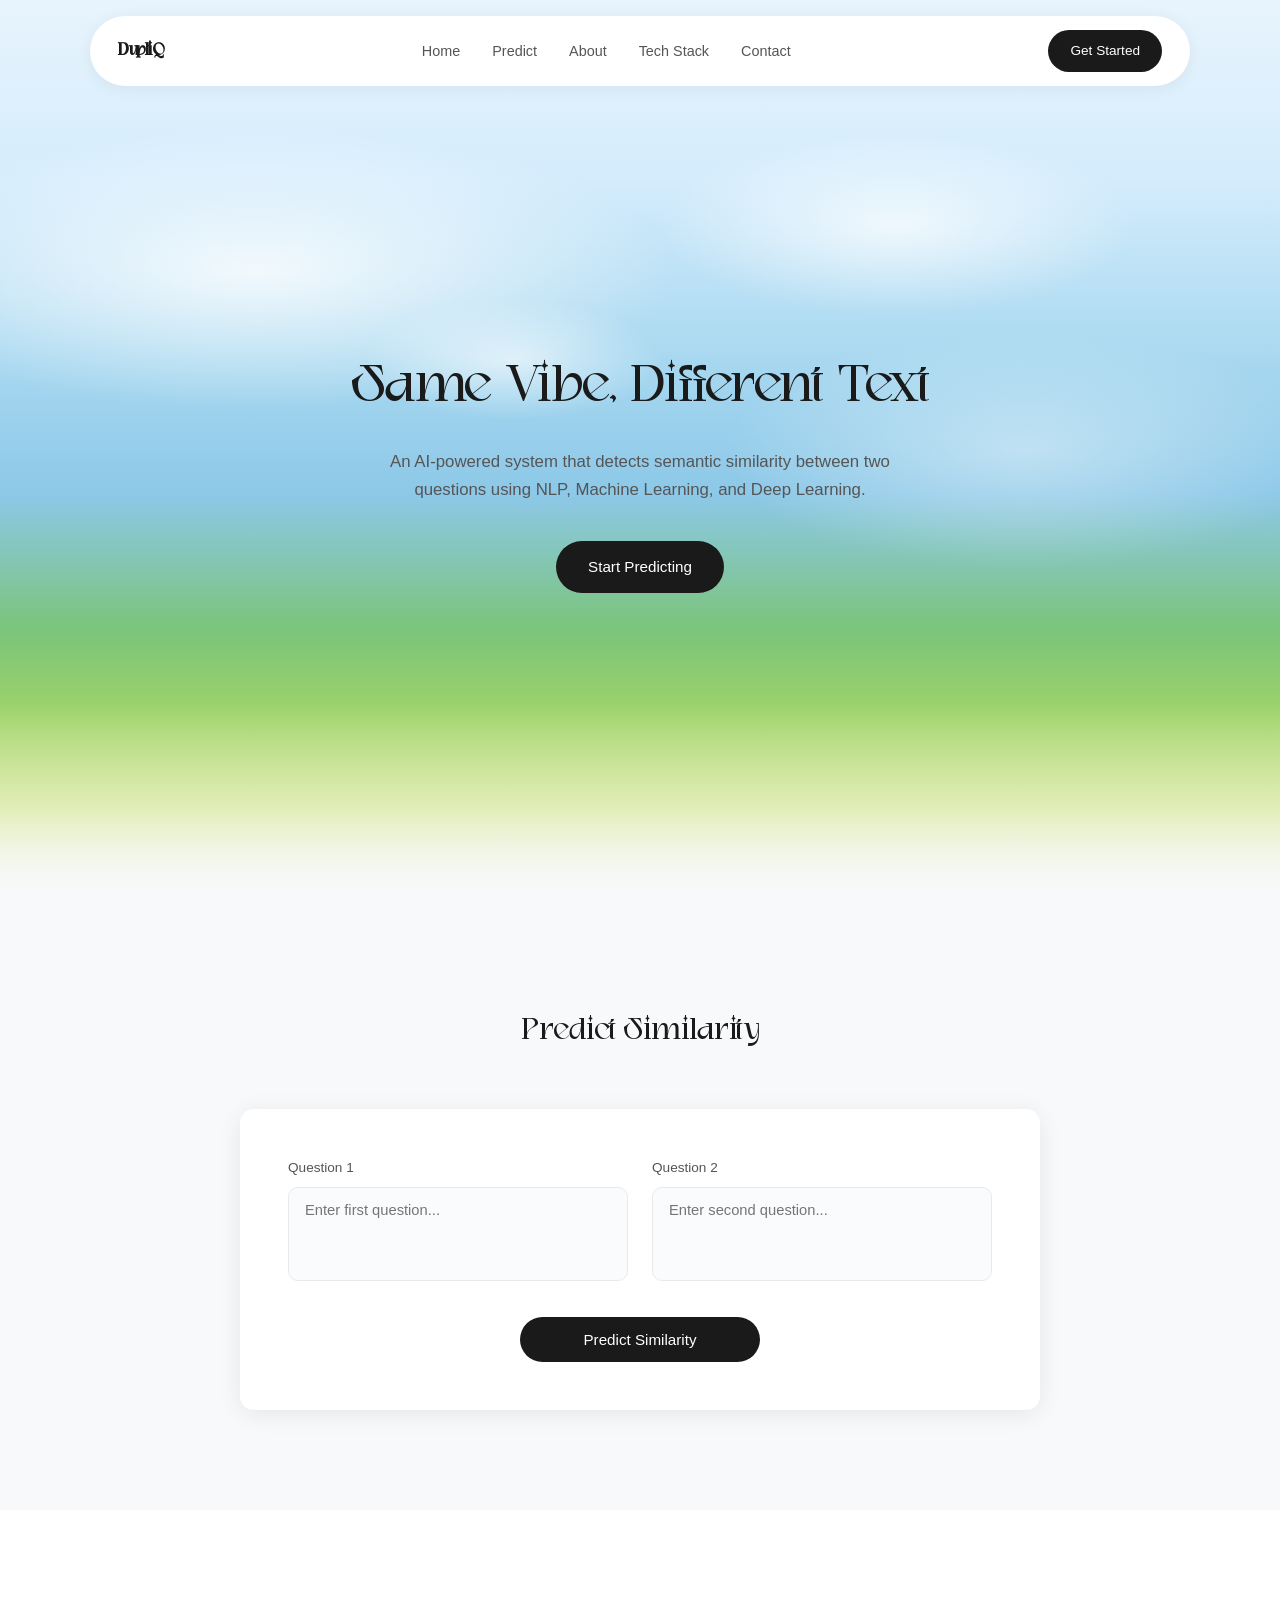
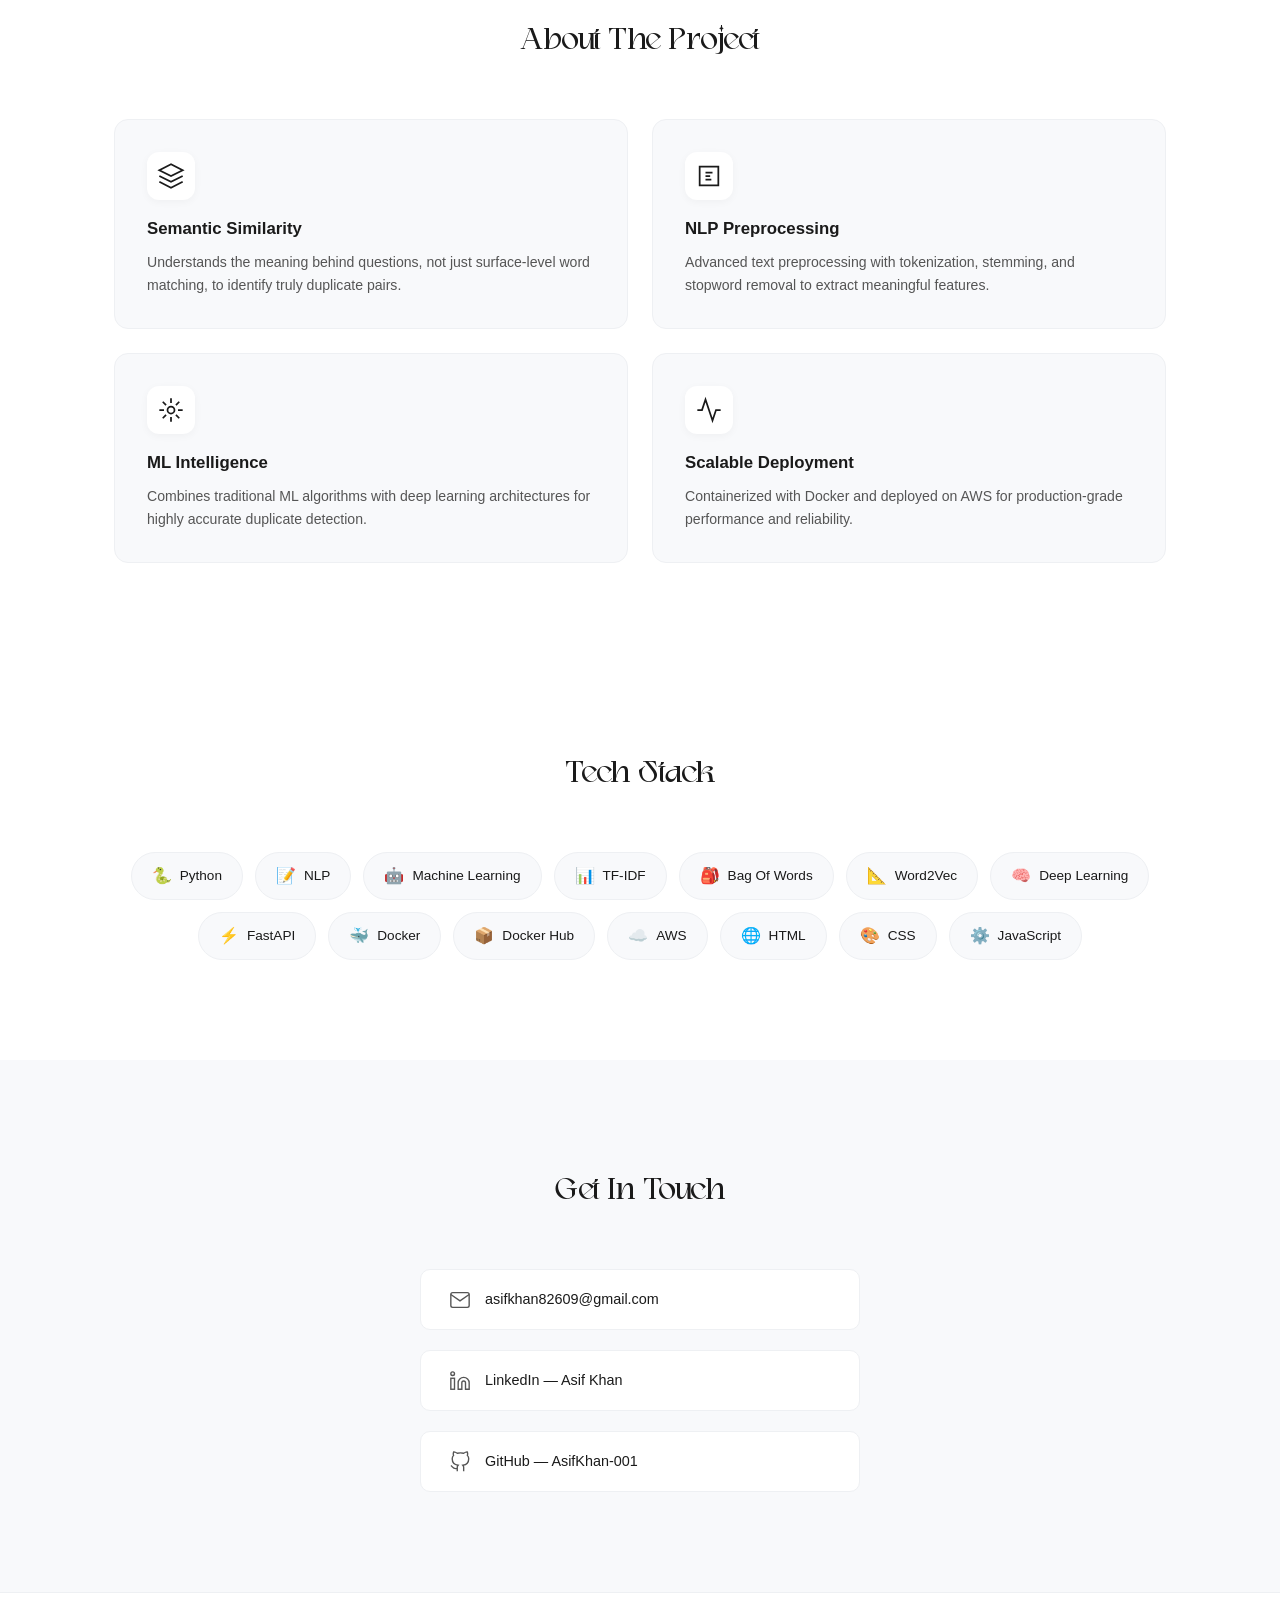
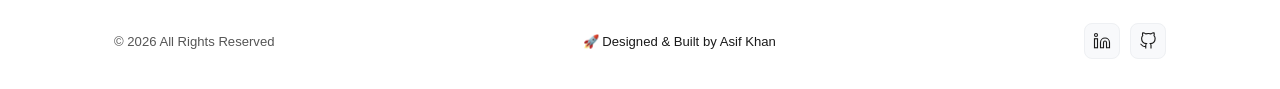
<file: frontend/index.html>
<!DOCTYPE html>
<html lang="en">
<head>
    <meta charset="UTF-8">
    <meta name="viewport" content="width=device-width, initial-scale=1.0">
    <title>Duplicate Question Pair Detection</title>
    <link rel="stylesheet" href="style.css">
</head>
<body>
    <nav class="navbar">
        <div class="nav-brand">DupliQ</div>
        <ul class="nav-links">
            <li><a href="#hero">Home</a></li>
            <li><a href="#predict">Predict</a></li>
            <li><a href="#about">About</a></li>
            <li><a href="#tech">Tech Stack</a></li>
            <li><a href="#contact">Contact</a></li>
        </ul>
        <a href="#predict" class="nav-btn">Get Started</a>
        <button class="mobile-toggle" aria-label="Menu">
            <span></span><span></span><span></span>
        </button>
    </nav>

    <section id="hero" class="hero">
        <div class="hero-bg"></div>
        <div class="hero-content">
            <h1 class="hero-title">Same Vibe, Different Text</h1>
            <p class="hero-subtitle">An AI-powered system that detects semantic similarity between two questions using NLP, Machine Learning, and Deep Learning.</p>
            <a href="#predict" class="btn-primary">Start Predicting</a>
        </div>
    </section>

    <section id="predict" class="predict-section">
        <div class="container">
            <h2 class="section-title">Predict Similarity</h2>
            <div class="predict-card">
                <div class="inputs-row">
                    <div class="input-block">
                        <label for="q1">Question 1</label>
                        <textarea id="q1" placeholder="Enter first question..." rows="4"></textarea>
                    </div>
                    <div class="input-block">
                        <label for="q2">Question 2</label>
                        <textarea id="q2" placeholder="Enter second question..." rows="4"></textarea>
                    </div>
                </div>
                <button id="predictBtn" class="btn-primary predict-btn">
                    <span class="btn-text">Predict Similarity</span>
                    <span class="btn-loader hidden">
                        <svg width="20" height="20" viewBox="0 0 24 24" fill="none" stroke="currentColor" stroke-width="2">
                            <circle cx="12" cy="12" r="10" stroke-dasharray="31.4" stroke-dashoffset="10">
                                <animateTransform attributeName="transform" type="rotate" from="0 12 12" to="360 12 12" dur="1s" repeatCount="indefinite"/>
                            </circle>
                        </svg>
                    </span>
                </button>
                <div id="result" class="result-area hidden">
                    <div class="result-badge" id="resultBadge">—</div>
                    <div class="result-details">
                        <div class="result-row">
                            <span class="result-label">is_duplicate:</span>
                            <span class="result-value" id="resultDuplicate">—</span>
                        </div>
                        <div class="result-row">
                            <span class="result-label">Confidence Score:</span>
                            <span class="result-value" id="resultScore">—</span>
                        </div>
                        <div class="result-row">
                            <span class="result-label">Label:</span>
                            <span class="result-value" id="resultLabel">—</span>
                        </div>
                    </div>
                    <p class="result-message" id="resultMessage"></p>
                </div>
            </div>
        </div>
    </section>

    <section id="about" class="about-section">
        <div class="container">
            <h2 class="section-title">About The Project</h2>
            <div class="about-grid">
                <div class="about-card fade-in">
                    <div class="about-icon">
                        <svg width="28" height="28" viewBox="0 0 24 24" fill="none" stroke="currentColor" stroke-width="1.5"><path d="M12 2L2 7l10 5 10-5-10-5zM2 17l10 5 10-5M2 12l10 5 10-5"/></svg>
                    </div>
                    <h3>Semantic Similarity</h3>
                    <p>Understands the meaning behind questions, not just surface-level word matching, to identify truly duplicate pairs.</p>
                </div>
                <div class="about-card fade-in">
                    <div class="about-icon">
                        <svg width="28" height="28" viewBox="0 0 24 24" fill="none" stroke="currentColor" stroke-width="1.5"><path d="M4 4h16v16H4z"/><path d="M9 9h6M9 12h4M9 15h5"/></svg>
                    </div>
                    <h3>NLP Preprocessing</h3>
                    <p>Advanced text preprocessing with tokenization, stemming, and stopword removal to extract meaningful features.</p>
                </div>
                <div class="about-card fade-in">
                    <div class="about-icon">
                        <svg width="28" height="28" viewBox="0 0 24 24" fill="none" stroke="currentColor" stroke-width="1.5"><circle cx="12" cy="12" r="3"/><path d="M12 2v4M12 18v4M4.93 4.93l2.83 2.83M16.24 16.24l2.83 2.83M2 12h4M18 12h4M4.93 19.07l2.83-2.83M16.24 7.76l2.83-2.83"/></svg>
                    </div>
                    <h3>ML Intelligence</h3>
                    <p>Combines traditional ML algorithms with deep learning architectures for highly accurate duplicate detection.</p>
                </div>
                <div class="about-card fade-in">
                    <div class="about-icon">
                        <svg width="28" height="28" viewBox="0 0 24 24" fill="none" stroke="currentColor" stroke-width="1.5"><path d="M22 12h-4l-3 9L9 3l-3 9H2"/></svg>
                    </div>
                    <h3>Scalable Deployment</h3>
                    <p>Containerized with Docker and deployed on AWS for production-grade performance and reliability.</p>
                </div>
            </div>
        </div>
    </section>

    <section id="tech" class="tech-section">
        <div class="container">
            <h2 class="section-title">Tech Stack</h2>
            <div class="tech-capsules">
                <div class="capsule"><span class="capsule-icon">🐍</span> Python</div>
                <div class="capsule"><span class="capsule-icon">📝</span> NLP</div>
                <div class="capsule"><span class="capsule-icon">🤖</span> Machine Learning</div>
                <div class="capsule"><span class="capsule-icon">📊</span> TF-IDF</div>
                <div class="capsule"><span class="capsule-icon">🎒</span> Bag Of Words</div>
                <div class="capsule"><span class="capsule-icon">📐</span> Word2Vec</div>
                <div class="capsule"><span class="capsule-icon">🧠</span> Deep Learning</div>
                <div class="capsule"><span class="capsule-icon">⚡</span> FastAPI</div>
                <div class="capsule"><span class="capsule-icon">🐳</span> Docker</div>
                <div class="capsule"><span class="capsule-icon">📦</span> Docker Hub</div>
                <div class="capsule"><span class="capsule-icon">☁️</span> AWS</div>
                <div class="capsule"><span class="capsule-icon">🌐</span> HTML</div>
                <div class="capsule"><span class="capsule-icon">🎨</span> CSS</div>
                <div class="capsule"><span class="capsule-icon">⚙️</span> JavaScript</div>
            </div>
        </div>
    </section>

    <section id="contact" class="contact-section">
        <div class="container">
            <h2 class="section-title">Get In Touch</h2>
            <div class="contact-links">
                <a href="mailto:asifkhan82609@gmail.com" class="contact-item">
                    <svg width="22" height="22" viewBox="0 0 24 24" fill="none" stroke="currentColor" stroke-width="1.5"><rect x="2" y="4" width="20" height="16" rx="2"/><path d="M22 6l-10 7L2 6"/></svg>
                    <span>asifkhan82609@gmail.com</span>
                </a>
                <a href="https://www.linkedin.com/in/asifkhan001/" target="_blank" class="contact-item">
                    <svg width="22" height="22" viewBox="0 0 24 24" fill="none" stroke="currentColor" stroke-width="1.5"><path d="M16 8a6 6 0 016 6v7h-4v-7a2 2 0 00-4 0v7h-4v-7a6 6 0 016-6z"/><rect x="2" y="9" width="4" height="12"/><circle cx="4" cy="4" r="2"/></svg>
                    <span>LinkedIn — Asif Khan</span>
                </a>
                <a href="https://github.com/AsifKhan-001" target="_blank" class="contact-item">
                    <svg width="22" height="22" viewBox="0 0 24 24" fill="none" stroke="currentColor" stroke-width="1.5"><path d="M9 19c-5 1.5-5-2.5-7-3m14 6v-3.87a3.37 3.37 0 00-.94-2.61c3.14-.35 6.44-1.54 6.44-7A5.44 5.44 0 0020 4.77 5.07 5.07 0 0019.91 1S18.73.65 16 2.48a13.38 13.38 0 00-7 0C6.27.65 5.09 1 5.09 1A5.07 5.07 0 005 4.77a5.44 5.44 0 00-1.5 3.78c0 5.42 3.3 6.61 6.44 7A3.37 3.37 0 009 18.13V22"/></svg>
                    <span>GitHub — AsifKhan-001</span>
                </a>
            </div>
        </div>
    </section>

    <footer class="footer">
        <div class="container footer-inner">
            <p>&copy; 2026 All Rights Reserved</p>
            <p class="footer-credit">🚀 Designed &amp; Built by Asif Khan</p>
            <div class="footer-socials">
                <a href="https://www.linkedin.com/in/asifkhan001/" target="_blank" aria-label="LinkedIn">
                    <svg width="18" height="18" viewBox="0 0 24 24" fill="none" stroke="currentColor" stroke-width="1.5"><path d="M16 8a6 6 0 016 6v7h-4v-7a2 2 0 00-4 0v7h-4v-7a6 6 0 016-6z"/><rect x="2" y="9" width="4" height="12"/><circle cx="4" cy="4" r="2"/></svg>
                </a>
                <a href="https://github.com/AsifKhan-001" target="_blank" aria-label="GitHub">
                    <svg width="18" height="18" viewBox="0 0 24 24" fill="none" stroke="currentColor" stroke-width="1.5"><path d="M9 19c-5 1.5-5-2.5-7-3m14 6v-3.87a3.37 3.37 0 00-.94-2.61c3.14-.35 6.44-1.54 6.44-7A5.44 5.44 0 0020 4.77 5.07 5.07 0 0019.91 1S18.73.65 16 2.48a13.38 13.38 0 00-7 0C6.27.65 5.09 1 5.09 1A5.07 5.07 0 005 4.77a5.44 5.44 0 00-1.5 3.78c0 5.42 3.3 6.61 6.44 7A3.37 3.37 0 009 18.13V22"/></svg>
                </a>
            </div>
        </div>
    </footer>

    <script src="script.js"></script>
</body>
</html>
</file>
<file: frontend/style.css>
@font-face {
    font-family: 'CustomDisplay';
    src: url('font.ttf') format('truetype');
    font-weight: normal;
    font-style: normal;
    font-display: swap;
}

* {
    margin: 0;
    padding: 0;
    box-sizing: border-box;
}

:root {
    --text: #1a1a1a;
    --text-light: #555;
    --bg: #f8f9fb;
    --white: #ffffff;
    --accent: #3b82f6;
    --shadow: 0 2px 16px rgba(0,0,0,0.06);
    --shadow-md: 0 4px 24px rgba(0,0,0,0.08);
    --radius: 14px;
    --radius-sm: 10px;
}

html {
    scroll-behavior: smooth;
}

body {
    /* Kept strictly as standard system fonts for clean secondary text, buttons, and capsules */
    font-family: -apple-system, BlinkMacSystemFont, 'Segoe UI', Roboto, sans-serif;
    color: var(--text);
    background: var(--bg);
    line-height: 1.6;
    overflow-x: hidden;
}

.container {
    max-width: 1100px;
    margin: 0 auto;
    padding: 0 24px;
}

/* ========== NAVBAR ========== */
.navbar {
    position: fixed;
    top: 16px;
    left: 50%;
    transform: translateX(-50%);
    width: calc(100% - 48px);
    max-width: 1100px;
    display: flex;
    align-items: center;
    justify-content: space-between;
    padding: 14px 28px;
    background: var(--white);
    border-radius: 60px;
    box-shadow: var(--shadow);
    z-index: 1000;
}

.nav-brand {
    font-family: 'CustomDisplay', sans-serif; /* Applied here */
    font-size: 1.3rem;
    font-weight: 600;
    color: var(--text);
    letter-spacing: -0.5px;
}

.nav-links {
    display: flex;
    list-style: none;
    gap: 32px;
}

.nav-links a {
    text-decoration: none;
    color: var(--text-light);
    font-size: 0.9rem;
    font-weight: 400;
    transition: color 0.2s;
}

.nav-links a:hover {
    color: var(--text);
}

.nav-btn {
    padding: 10px 22px;
    background: var(--text);
    color: var(--white);
    text-decoration: none;
    border-radius: 50px;
    font-size: 0.85rem;
    font-weight: 500;
    transition: transform 0.2s, box-shadow 0.2s;
}

.nav-btn:hover {
    transform: translateY(-1px);
    box-shadow: 0 4px 12px rgba(0,0,0,0.15);
}

.mobile-toggle {
    display: none;
    flex-direction: column;
    gap: 4px;
    background: none;
    border: none;
    cursor: pointer;
    padding: 4px;
}

.mobile-toggle span {
    width: 20px;
    height: 2px;
    background: var(--text);
    border-radius: 2px;
    transition: 0.2s;
}

/* ========== HERO ========== */
.hero {
    position: relative;
    min-height: 100vh;
    display: flex;
    align-items: center;
    justify-content: center;
    text-align: center;
    padding: 120px 24px 80px;
    overflow: hidden;
}

.hero-bg {
    position: absolute;
    inset: 0;
    background:
        linear-gradient(180deg, #e8f4fd 0%, #d4ecfc 20%, #a8d8f0 40%, #8cc8e8 55%, #7bc47a 70%, #a0d468 80%, #c8e06a 90%, #f0f4e8 100%);
    z-index: 0;
}

.hero-bg::before {
    content: '';
    position: absolute;
    inset: 0;
    background:
        radial-gradient(ellipse 600px 200px at 20% 30%, rgba(255,255,255,0.8) 0%, transparent 70%),
        radial-gradient(ellipse 400px 150px at 70% 25%, rgba(255,255,255,0.7) 0%, transparent 60%),
        radial-gradient(ellipse 300px 120px at 40% 40%, rgba(255,255,255,0.6) 0%, transparent 50%),
        radial-gradient(ellipse 500px 200px at 80% 50%, rgba(255,255,255,0.4) 0%, transparent 60%);
}

.hero-bg::after {
    content: '';
    position: absolute;
    bottom: 0;
    left: 0;
    right: 0;
    height: 200px;
    background: linear-gradient(to top, var(--bg), transparent);
    z-index: 1;
}

.hero-content {
    position: relative;
    z-index: 2;
    max-width: 700px;
}

.hero-title {
    font-family: 'CustomDisplay', sans-serif; /* Applied here */
    font-size: clamp(2.8rem, 6vw, 4.2rem);
    font-weight: 400;
    letter-spacing: -1px;
    line-height: 1.15;
    margin-bottom: 24px;
    color: var(--text);
}

.hero-subtitle {
    font-size: 1.05rem;
    color: var(--text-light);
    max-width: 540px;
    margin: 0 auto 36px;
    line-height: 1.7;
    font-weight: 300;
}

.btn-primary {
    display: inline-block;
    padding: 14px 32px;
    background: var(--text);
    color: var(--white);
    text-decoration: none;
    border: none;
    border-radius: 50px;
    font-size: 0.95rem;
    font-weight: 500;
    cursor: pointer;
    transition: transform 0.2s, box-shadow 0.2s;
}

.btn-primary:hover {
    transform: translateY(-2px);
    box-shadow: 0 6px 20px rgba(0,0,0,0.15);
}

/* ========== PREDICT SECTION ========== */
.predict-section {
    padding: 100px 24px;
    background: var(--bg);
}

.section-title {
    font-family: 'CustomDisplay', sans-serif; /* Applied here */
    font-size: clamp(1.8rem, 4vw, 2.4rem);
    font-weight: 400;
    text-align: center;
    margin-bottom: 48px;
    letter-spacing: -0.5px;
}

.predict-card {
    background: var(--white);
    border-radius: var(--radius);
    padding: 48px;
    box-shadow: var(--shadow-md);
    max-width: 800px;
    margin: 0 auto;
}

.inputs-row {
    display: grid;
    grid-template-columns: 1fr 1fr;
    gap: 24px;
    margin-bottom: 28px;
}

.input-block label {
    display: block;
    font-size: 0.85rem;
    font-weight: 500;
    color: var(--text-light);
    margin-bottom: 8px;
}

.input-block textarea {
    width: 100%;
    padding: 14px 16px;
    border: 1.5px solid #e8eaed;
    border-radius: var(--radius-sm);
    font-size: 0.92rem;
    font-family: inherit;
    resize: none;
    transition: border-color 0.2s, box-shadow 0.2s;
    background: #fafbfc;
}

.input-block textarea:focus {
    outline: none;
    border-color: var(--accent);
    box-shadow: 0 0 0 3px rgba(59,130,246,0.1);
    background: var(--white);
}

.predict-btn {
    display: flex;
    align-items: center;
    justify-content: center;
    gap: 8px;
    width: 100%;
    max-width: 240px;
    margin: 0 auto;
    padding: 14px 28px;
}

.btn-loader {
    display: inline-flex;
}

.hidden {
    display: none !important;
}

.result-area {
    margin-top: 32px;
    text-align: center;
    padding: 28px;
    background: #f8fafe;
    border-radius: var(--radius-sm);
    border: 1px solid #e8eef5;
}

.result-badge {
    display: inline-block;
    padding: 8px 20px;
    border-radius: 50px;
    font-size: 0.9rem;
    font-weight: 600;
    margin-bottom: 12px;
}

.result-badge.duplicate {
    background: #dcfce7;
    color: #166534;
}

.result-badge.not-duplicate {
    background: #fee2e2;
    color: #991b1b;
}

.result-details {
    display: flex;
    flex-direction: column;
    gap: 10px;
    margin: 16px 0 20px;
    text-align: left;
    max-width: 320px;
    margin-left: auto;
    margin-right: auto;
}

.result-row {
    display: flex;
    justify-content: space-between;
    align-items: center;
    padding: 8px 14px;
    background: var(--white);
    border-radius: 8px;
    border: 1px solid #eef0f3;
}

.result-label {
    font-size: 0.82rem;
    color: var(--text-light);
    font-weight: 500;
}

.result-value {
    font-size: 0.88rem;
    font-weight: 600;
    color: var(--text);
}

.result-value.true-val {
    color: #166534;
}

.result-value.false-val {
    color: #991b1b;
}

.result-message {
    font-size: 0.9rem;
    color: var(--text-light);
    font-style: italic;
    margin-top: 12px;
    line-height: 1.5;
}

/* ========== ABOUT SECTION ========== */
.about-section {
    padding: 100px 24px;
    background: var(--white);
}

.about-grid {
    display: grid;
    grid-template-columns: repeat(2, 1fr);
    gap: 24px;
}

.about-card {
    padding: 32px;
    border-radius: var(--radius);
    background: var(--bg);
    border: 1px solid #eef0f3;
    transition: transform 0.2s, box-shadow 0.2s;
}

.about-card:hover {
    transform: translateY(-3px);
    box-shadow: var(--shadow);
}

.about-icon {
    width: 48px;
    height: 48px;
    display: flex;
    align-items: center;
    justify-content: center;
    background: var(--white);
    border-radius: 12px;
    margin-bottom: 16px;
    box-shadow: 0 2px 8px rgba(0,0,0,0.04);
}

.about-card h3 {
    font-family: -apple-system, BlinkMacSystemFont, 'Segoe UI', Roboto, sans-serif; /* Kept standard for descriptive headers */
    font-size: 1.05rem;
    font-weight: 600;
    margin-bottom: 8px;
}

.about-card p {
    font-size: 0.88rem;
    color: var(--text-light);
    line-height: 1.6;
}

/* ========== TECH STACK ========== */
.tech-section {
    padding: 80px 24px 100px;
    background: var(--white);
}

.tech-capsules {
    display: flex;
    flex-wrap: wrap;
    justify-content: center;
    gap: 12px;
}

.capsule {
    display: inline-flex;
    align-items: center;
    gap: 8px;
    padding: 10px 20px;
    background: var(--bg);
    border: 1px solid #eef0f3;
    border-radius: 50px;
    font-size: 0.85rem;
    font-weight: 500;
    color: var(--text);
    transition: transform 0.2s, box-shadow 0.2s, background 0.2s;
    cursor: default;
}

.capsule:hover {
    transform: translateY(-2px);
    box-shadow: var(--shadow);
    background: var(--white);
}

.capsule-icon {
    font-size: 1rem;
}

/* ========== CONTACT ========== */
.contact-section {
    padding: 100px 24px;
    background: var(--bg);
}

.contact-links {
    display: flex;
    flex-direction: column;
    align-items: center;
    gap: 20px;
    max-width: 440px;
    margin: 0 auto;
}

.contact-item {
    display: flex;
    align-items: center;
    gap: 14px;
    padding: 18px 28px;
    width: 100%;
    background: var(--white);
    border-radius: var(--radius-sm);
    text-decoration: none;
    color: var(--text);
    border: 1px solid #eef0f3;
    transition: transform 0.2s, box-shadow 0.2s;
}

.contact-item:hover {
    transform: translateY(-2px);
    box-shadow: var(--shadow);
}

.contact-item svg {
    flex-shrink: 0;
    color: var(--text-light);
}

.contact-item span {
    font-size: 0.9rem;
    font-weight: 400;
}

/* ========== FOOTER ========== */
.footer {
    padding: 30px 24px;
    background: var(--white);
    border-top: 1px solid #eef0f3;
}

.footer-inner {
    display: flex;
    align-items: center;
    justify-content: space-between;
    flex-wrap: wrap;
    gap: 16px;
}

.footer p {
    font-size: 0.82rem;
    color: var(--text-light);
}

.footer-credit {
    font-weight: 500;
    color: var(--text) !important;
}

.footer-socials {
    display: flex;
    gap: 10px;
}

.footer-socials a {
    display: flex;
    align-items: center;
    justify-content: center;
    width: 36px;
    height: 36px;
    border-radius: 8px;
    background: var(--bg);
    color: var(--text);
    border: 1px solid #eef0f3;
    transition: transform 0.2s, background 0.2s;
}

.footer-socials a:hover {
    transform: translateY(-2px);
    background: #eef0f3;
}

/* ========== ANIMATIONS ========== */
.fade-in {
    opacity: 0;
    transform: translateY(20px);
    transition: opacity 0.6s ease, transform 0.6s ease;
}

.fade-in.visible {
    opacity: 1;
    transform: translateY(0);
}

/* ========== RESPONSIVE ========== */
@media (max-width: 768px) {
    .nav-links {
        display: none;
        position: absolute;
        top: 70px;
        left: 0;
        right: 0;
        background: var(--white);
        flex-direction: column;
        padding: 24px;
        border-radius: var(--radius);
        box-shadow: var(--shadow-md);
        gap: 16px;
    }

    .nav-links.active {
        display: flex;
    }

    .nav-btn {
        display: none;
    }

    .mobile-toggle {
        display: flex;
    }

    .inputs-row {
        grid-template-columns: 1fr;
    }

    .about-grid {
        grid-template-columns: 1fr;
    }

    .predict-card {
        padding: 28px 20px;
    }

    .footer-inner {
        flex-direction: column;
        text-align: center;
    }

    .navbar {
        width: calc(100% - 32px);
        padding: 12px 20px;
    }
}

@media (max-width: 480px) {
    .hero-title {
        font-size: 2.2rem;
    }

    .section-title {
        font-size: 1.6rem;
    }
}
</file>
